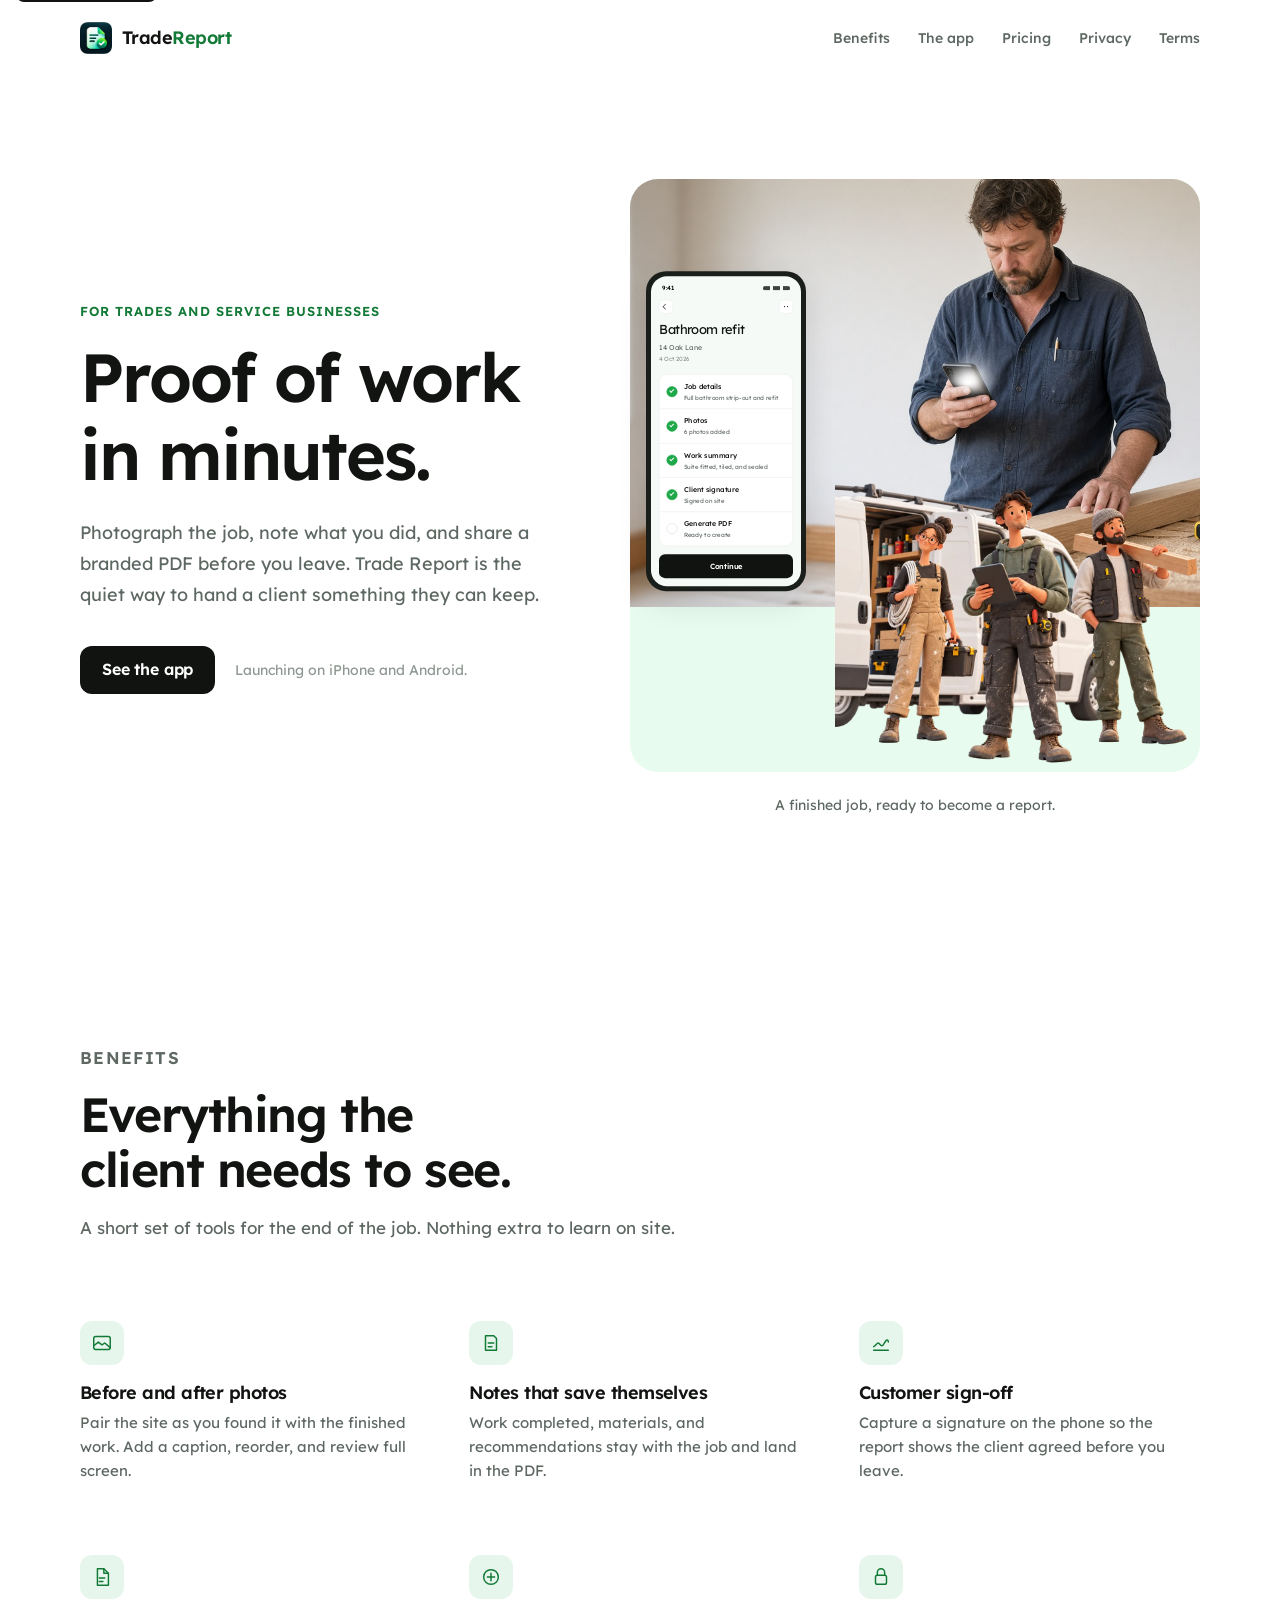
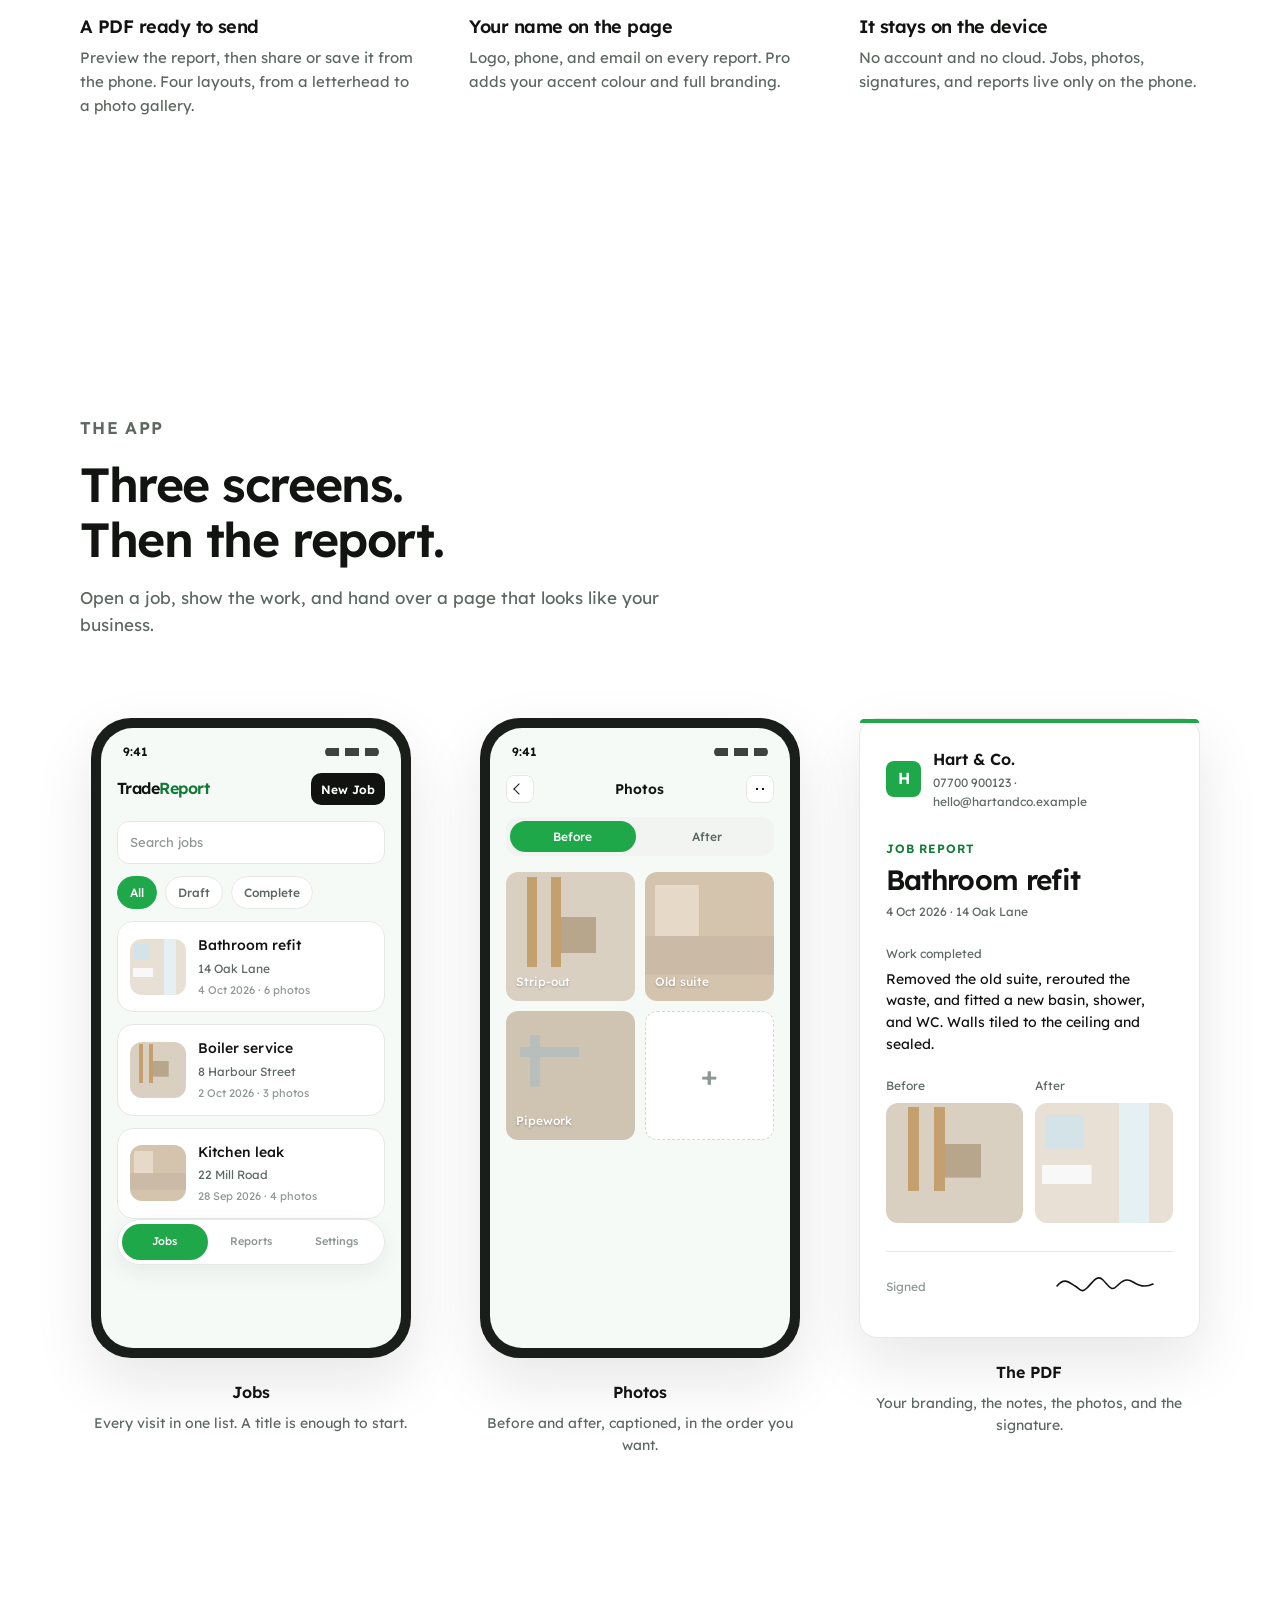
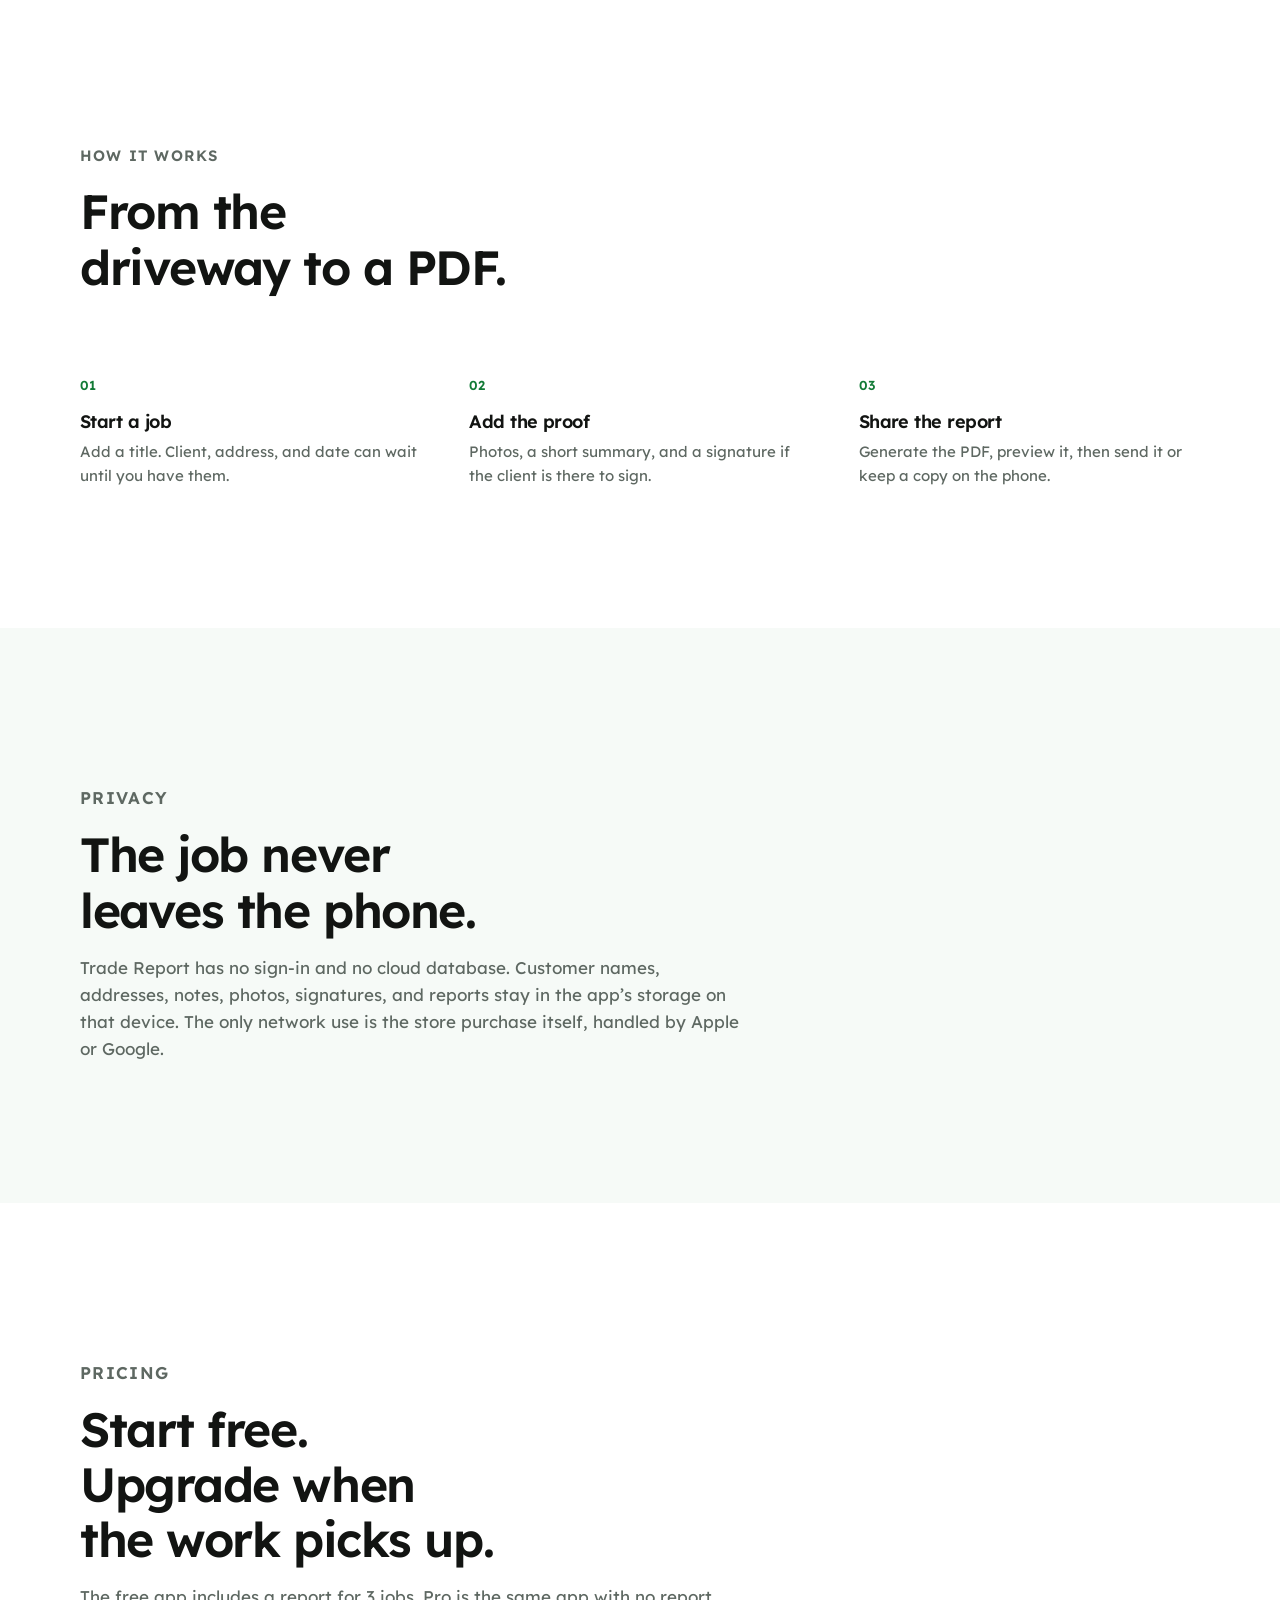
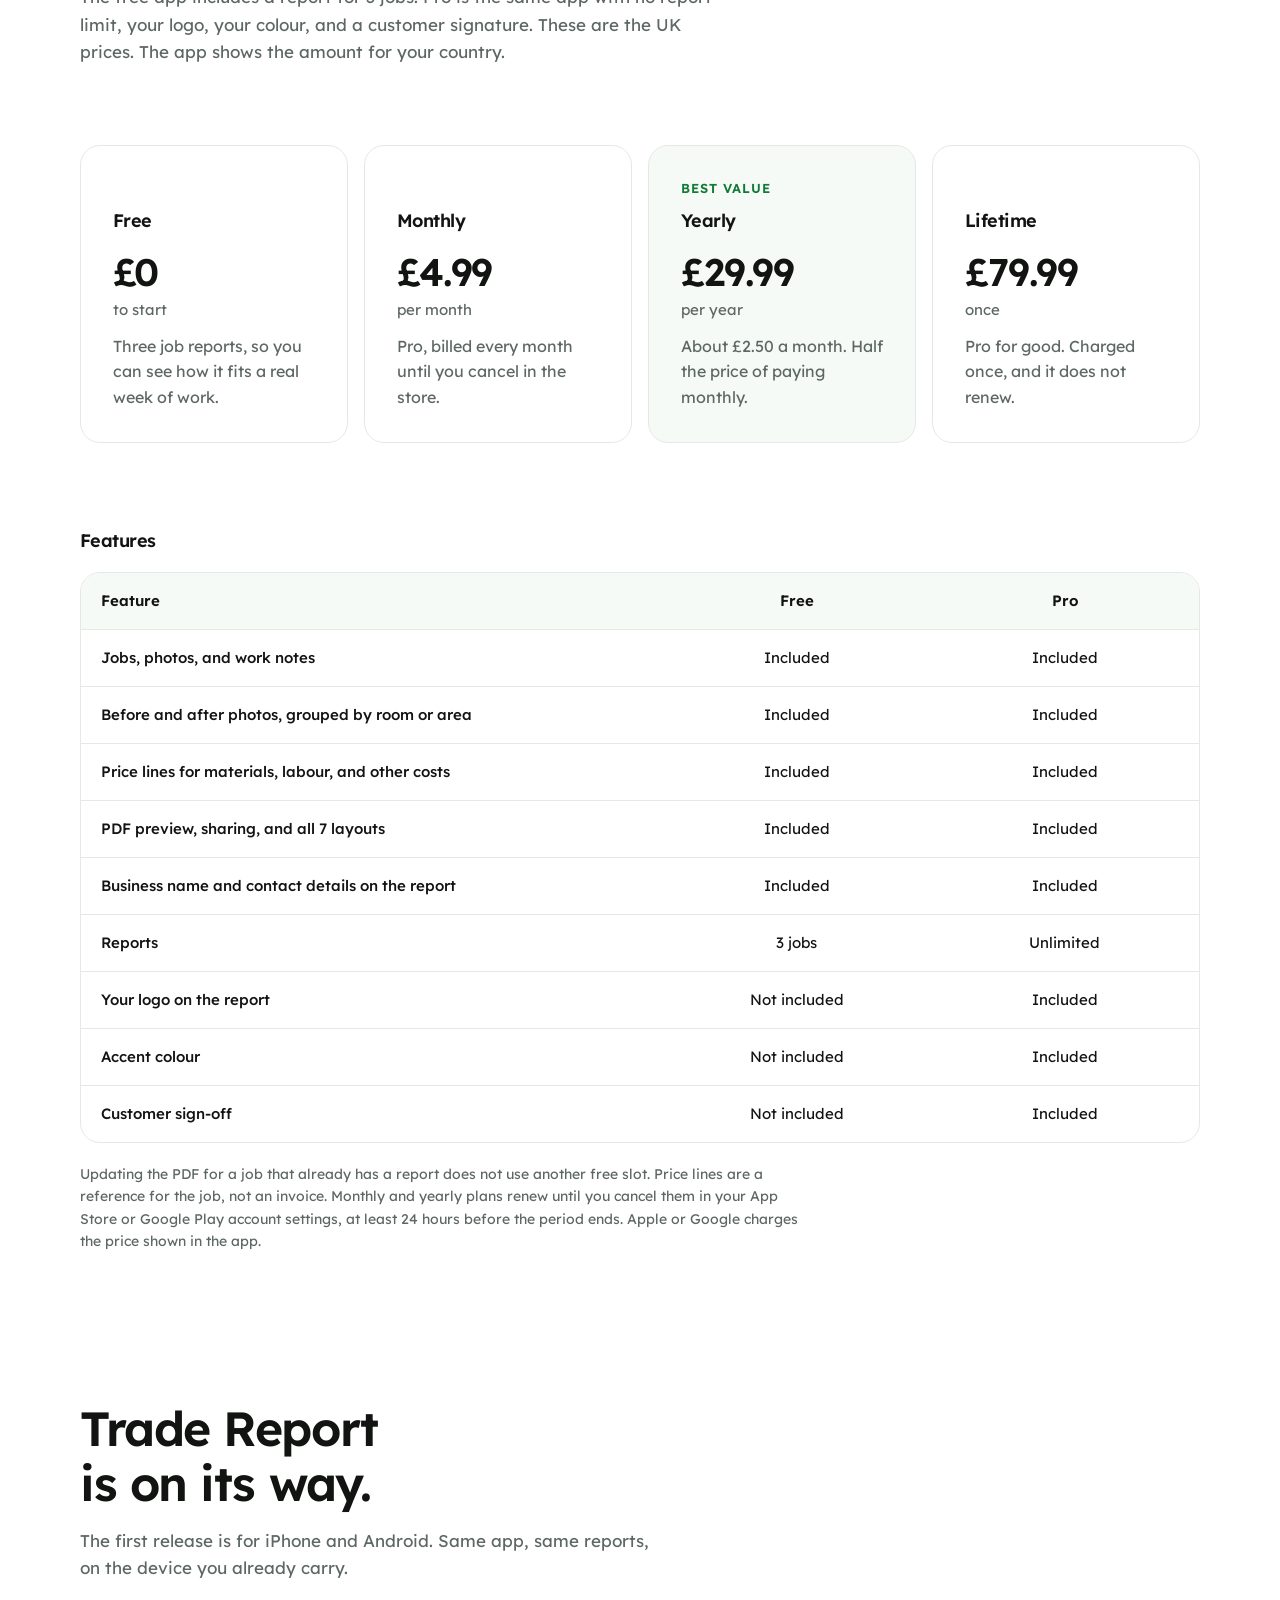
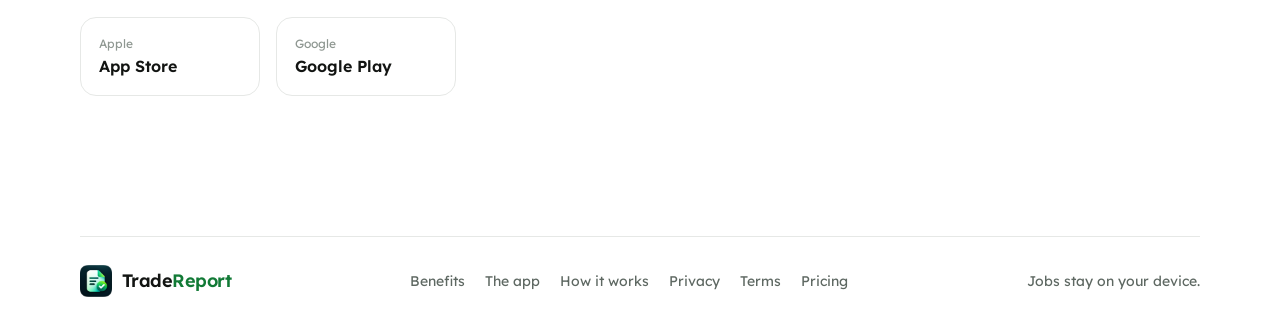
<file: index.html>
<!DOCTYPE html>
<html lang="en">
  <head>
    <meta charset="utf-8" />
    <meta name="viewport" content="width=device-width, initial-scale=1" />
    <title>Trade Report — Proof of work in minutes</title>
    <meta
      name="description"
      content="Trade Report turns before-and-after photos, work notes, and an optional customer signature into a branded PDF. Built for trades and small service businesses. Jobs stay on the device."
    />
    <meta name="theme-color" content="#ffffff" />
    <link rel="icon" href="favicon.png" type="image/png" />
    <link rel="preconnect" href="https://fonts.googleapis.com" />
    <link rel="preconnect" href="https://fonts.gstatic.com" crossorigin />
    <link
      href="https://fonts.googleapis.com/css2?family=Lexend:wght@400;500;600&display=swap"
      rel="stylesheet"
    />
    <link rel="stylesheet" href="styles.css" />
  </head>
  <body>
    <a class="skip" href="#main">Skip to content</a>

    <header class="nav">
      <div class="nav-inner">
        <a class="wordmark" href="#top" aria-label="Trade Report home">
          <img class="mark" src="images/mark.png" width="192" height="194" alt="" />
          <span class="wordmark-name">Trade<span>Report</span></span>
        </a>
        <nav class="nav-links" aria-label="Page">
          <a href="#benefits">Benefits</a>
          <a href="#app">The app</a>
          <a href="#pricing">Pricing</a>
          <a href="privacy.html">Privacy</a>
          <a href="terms.html">Terms</a>
        </nav>
      </div>
    </header>

    <main id="main">
      <section class="hero" id="top">
        <div class="hero-copy">
          <p class="eyebrow">For trades and service businesses</p>
          <h1>Proof of work in minutes.</h1>
          <p class="lede">
            Photograph the job, note what you did, and share a branded PDF before you leave.
            Trade Report is the quiet way to hand a client something they can keep.
          </p>
          <div class="hero-actions">
            <a class="btn" href="#app">See the app</a>
            <p class="hero-note">Launching on iPhone and Android.</p>
          </div>
        </div>

        <figure class="hero-visual">
          <div class="hero-stage">
            <div class="hero-photo-wrap">
            <img
              class="hero-photo"
              src="images/carpenter-on-site.jpg"
              width="1280"
              height="720"
              alt="A carpenter on a fit-out checks the job on his phone, one hand resting on a length of timber."
            />
            <div class="device" aria-hidden="true">
            <div class="device-screen">
              <div class="status">
                <span>9:41</span>
                <span class="status-icons"></span>
              </div>
              <div class="ui-pad ui-job">
                <div class="ui-topbar">
                  <span class="back"></span>
                  <span class="more"></span>
                </div>
                <p class="ui-title">Bathroom refit</p>
                <p class="ui-sub">14 Oak Lane</p>
                <p class="ui-meta">4 Oct 2026</p>

                <div class="ui-list">
                  <div class="ui-row">
                    <span class="check on"></span>
                    <span>
                      <strong>Job details</strong>
                      <em>Full bathroom strip-out and refit</em>
                    </span>
                  </div>
                  <div class="ui-row">
                    <span class="check on"></span>
                    <span>
                      <strong>Photos</strong>
                      <em>6 photos added</em>
                    </span>
                  </div>
                  <div class="ui-row">
                    <span class="check on"></span>
                    <span>
                      <strong>Work summary</strong>
                      <em>Suite fitted, tiled, and sealed</em>
                    </span>
                  </div>
                  <div class="ui-row">
                    <span class="check on"></span>
                    <span>
                      <strong>Client signature</strong>
                      <em>Signed on site</em>
                    </span>
                  </div>
                  <div class="ui-row last">
                    <span class="check"></span>
                    <span>
                      <strong>Generate PDF</strong>
                      <em>Ready to create</em>
                    </span>
                  </div>
                </div>
              </div>
              <div class="ui-cta-wrap">
                <div class="ui-cta">Continue</div>
              </div>
            </div>
            </div>
            </div>
            <img
              class="hero-crew"
              src="images/crew.webp"
              width="1100"
              height="874"
              alt="The splash-screen crew: an electrician with a coil of cable, a worker checking a tablet, and a carpenter carrying timber, beside their van."
            />
          </div>
          <figcaption>A finished job, ready to become a report.</figcaption>
        </figure>
      </section>

      <section class="section" id="benefits">
        <div class="section-intro">
          <p class="eyebrow">Benefits</p>
          <h2>Everything the client needs to see.</h2>
          <p>A short set of tools for the end of the job. Nothing extra to learn on site.</p>
        </div>

        <ul class="benefits">
          <li>
            <span class="benefit-icon" aria-hidden="true">
              <svg viewBox="0 0 24 24"><rect x="3" y="5" width="18" height="14" rx="2" /><path d="M3 15l5-4 4 3 3-2 6 5" /></svg>
            </span>
            <h3>Before and after photos</h3>
            <p>Pair the site as you found it with the finished work. Add a caption, reorder, and review full screen.</p>
          </li>
          <li>
            <span class="benefit-icon" aria-hidden="true">
              <svg viewBox="0 0 24 24"><path d="M6 4h9l3 3v13H6z" /><path d="M9 12h6M9 16h4" /></svg>
            </span>
            <h3>Notes that save themselves</h3>
            <p>Work completed, materials, and recommendations stay with the job and land in the PDF.</p>
          </li>
          <li>
            <span class="benefit-icon" aria-hidden="true">
              <svg viewBox="0 0 24 24"><path d="M4 16c2-1 3.5-4 5-4s2 3 4 3 3-5 5-6 2 2 2 2" /><path d="M4 20h16" /></svg>
            </span>
            <h3>Customer sign-off</h3>
            <p>Capture a signature on the phone so the report shows the client agreed before you leave.</p>
          </li>
          <li>
            <span class="benefit-icon" aria-hidden="true">
              <svg viewBox="0 0 24 24"><path d="M7 3h7l5 5v13H7z" /><path d="M14 3v5h5" /><path d="M9 13h6M9 17h4" /></svg>
            </span>
            <h3>A PDF ready to send</h3>
            <p>Preview the report, then share or save it from the phone. Four layouts, from a letterhead to a photo gallery.</p>
          </li>
          <li>
            <span class="benefit-icon" aria-hidden="true">
              <svg viewBox="0 0 24 24"><circle cx="12" cy="12" r="8" /><path d="M12 8v8M8 12h8" /></svg>
            </span>
            <h3>Your name on the page</h3>
            <p>Logo, phone, and email on every report. Pro adds your accent colour and full branding.</p>
          </li>
          <li>
            <span class="benefit-icon" aria-hidden="true">
              <svg viewBox="0 0 24 24"><rect x="6" y="10" width="12" height="10" rx="2" /><path d="M8 10V7a4 4 0 0 1 8 0v3" /></svg>
            </span>
            <h3>It stays on the device</h3>
            <p>No account and no cloud. Jobs, photos, signatures, and reports live only on the phone.</p>
          </li>
        </ul>
      </section>

      <section class="section gallery" id="app">
        <div class="section-intro">
          <p class="eyebrow">The app</p>
          <h2>Three screens. Then the report.</h2>
          <p>Open a job, show the work, and hand over a page that looks like your business.</p>
        </div>

        <div class="shots">
          <figure>
            <div class="device" aria-hidden="true">
              <div class="device-screen">
                <div class="status"><span>9:41</span><span class="status-icons"></span></div>
                <div class="ui-pad">
                  <div class="ui-brandrow">
                    <span class="mini-word">Trade<span>Report</span></span>
                    <span class="mini-btn">New Job</span>
                  </div>
                  <div class="search">Search jobs</div>
                  <div class="chips">
                    <span class="chip on">All</span>
                    <span class="chip">Draft</span>
                    <span class="chip">Complete</span>
                  </div>
                  <div class="job-card">
                    <span class="thumb after"></span>
                    <span>
                      <strong>Bathroom refit</strong>
                      <em>14 Oak Lane</em>
                      <small>4 Oct 2026 · 6 photos</small>
                    </span>
                  </div>
                  <div class="job-card">
                    <span class="thumb rough"></span>
                    <span>
                      <strong>Boiler service</strong>
                      <em>8 Harbour Street</em>
                      <small>2 Oct 2026 · 3 photos</small>
                    </span>
                  </div>
                  <div class="job-card">
                    <span class="thumb tile"></span>
                    <span>
                      <strong>Kitchen leak</strong>
                      <em>22 Mill Road</em>
                      <small>28 Sep 2026 · 4 photos</small>
                    </span>
                  </div>
                </div>
                <div class="tabbar">
                  <div class="pill">
                    <span class="tab on">Jobs</span>
                    <span class="tab">Reports</span>
                    <span class="tab">Settings</span>
                  </div>
                </div>
              </div>
            </div>
            <figcaption>
              <strong>Jobs</strong>
              <span>Every visit in one list. A title is enough to start.</span>
            </figcaption>
          </figure>

          <figure>
            <div class="device" aria-hidden="true">
              <div class="device-screen">
                <div class="status"><span>9:41</span><span class="status-icons"></span></div>
                <div class="ui-pad">
                  <div class="ui-topbar">
                    <span class="back"></span>
                    <span class="screen-label">Photos</span>
                    <span class="more"></span>
                  </div>
                  <div class="segments">
                    <span class="seg on">Before</span>
                    <span class="seg">After</span>
                  </div>
                  <div class="photo-grid">
                    <div class="frame rough"><span>Strip-out</span></div>
                    <div class="frame rough alt"><span>Old suite</span></div>
                    <div class="frame rough deep"><span>Pipework</span></div>
                    <div class="frame add">+</div>
                  </div>
                </div>
              </div>
            </div>
            <figcaption>
              <strong>Photos</strong>
              <span>Before and after, captioned, in the order you want.</span>
            </figcaption>
          </figure>

          <figure class="paper-figure">
            <div class="paper" aria-hidden="true">
              <div class="paper-rule"></div>
              <div class="paper-head">
                <span class="paper-logo">H</span>
                <div>
                  <p class="paper-business">Hart &amp; Co.</p>
                  <p class="paper-contact">07700 900123 · hello@hartandco.example</p>
                </div>
              </div>
              <p class="paper-kicker">Job report</p>
              <h3 class="paper-title">Bathroom refit</h3>
              <p class="paper-meta">4 Oct 2026 · 14 Oak Lane</p>
              <div class="paper-block">
                <p class="paper-label">Work completed</p>
                <p>Removed the old suite, rerouted the waste, and fitted a new basin, shower, and WC. Walls tiled to the ceiling and sealed.</p>
              </div>
              <div class="compare">
                <div>
                  <p class="paper-label">Before</p>
                  <div class="frame rough small"></div>
                </div>
                <div>
                  <p class="paper-label">After</p>
                  <div class="frame after small"></div>
                </div>
              </div>
              <div class="signoff">
                <span>Signed</span>
                <svg viewBox="0 0 120 28" aria-hidden="true">
                  <path d="M4 18c8-10 14-2 18 0s6 8 12 2 10-14 16-8 8 12 14 6 10-8 16-4 12 6 20 2" />
                </svg>
              </div>
            </div>
            <figcaption>
              <strong>The PDF</strong>
              <span>Your branding, the notes, the photos, and the signature.</span>
            </figcaption>
          </figure>
        </div>
      </section>

      <section class="section steps" id="how">
        <div class="section-intro">
          <p class="eyebrow">How it works</p>
          <h2>From the driveway to a PDF.</h2>
        </div>
        <ol>
          <li>
            <span>01</span>
            <h3>Start a job</h3>
            <p>Add a title. Client, address, and date can wait until you have them.</p>
          </li>
          <li>
            <span>02</span>
            <h3>Add the proof</h3>
            <p>Photos, a short summary, and a signature if the client is there to sign.</p>
          </li>
          <li>
            <span>03</span>
            <h3>Share the report</h3>
            <p>Generate the PDF, preview it, then send it or keep a copy on the phone.</p>
          </li>
        </ol>
      </section>

      <section class="privacy" id="privacy">
        <div class="privacy-inner">
          <p class="eyebrow">Privacy</p>
          <h2>The job never leaves the phone.</h2>
          <p>
            Trade Report has no sign-in and no cloud database. Customer names, addresses, notes,
            photos, signatures, and reports stay in the app’s storage on that device. The only
            network use is the store purchase itself, handled by Apple or Google.
          </p>
        </div>
      </section>

      <section class="section" id="pricing">
        <div class="section-intro">
          <p class="eyebrow">Pricing</p>
          <h2>Start free. Upgrade when the work picks up.</h2>
          <p>
            The free app includes a report for 3 jobs. Pro is the same app with no report limit, your logo,
            your colour, and a customer signature. These are the UK prices. The app shows the amount for your country.
          </p>
        </div>

        <div class="price-grid">
          <article>
            <p class="plan-tag is-empty" aria-hidden="true">Best value</p>
            <h3>Free</h3>
            <p class="price"><span>£0</span> to start</p>
            <p class="plan-lead">Three job reports, so you can see how it fits a real week of work.</p>
          </article>
          <article>
            <p class="plan-tag is-empty" aria-hidden="true">Best value</p>
            <h3>Monthly</h3>
            <p class="price"><span>£4.99</span> per month</p>
            <p class="plan-lead">Pro, billed every month until you cancel in the store.</p>
          </article>
          <article class="plan-pro">
            <p class="plan-tag">Best value</p>
            <h3>Yearly</h3>
            <p class="price"><span>£29.99</span> per year</p>
            <p class="plan-lead">About £2.50 a month. Half the price of paying monthly.</p>
          </article>
          <article>
            <p class="plan-tag is-empty" aria-hidden="true">Best value</p>
            <h3>Lifetime</h3>
            <p class="price"><span>£79.99</span> once</p>
            <p class="plan-lead">Pro for good. Charged once, and it does not renew.</p>
          </article>
        </div>

        <div class="compare-block">
          <h3>Features</h3>
          <div class="feature-table-wrap">
            <table class="feature-table">
              <caption class="sr-only">
                What Free includes, and what Pro adds. Monthly, yearly, and lifetime all include Pro.
              </caption>
              <thead>
                <tr>
                  <th scope="col">Feature</th>
                  <th scope="col">Free</th>
                  <th scope="col">Pro</th>
                </tr>
              </thead>
              <tbody>
                <tr>
                  <th scope="row">Jobs, photos, and work notes</th>
                  <td>Included</td>
                  <td>Included</td>
                </tr>
                <tr>
                  <th scope="row">Before and after photos, grouped by room or area</th>
                  <td>Included</td>
                  <td>Included</td>
                </tr>
                <tr>
                  <th scope="row">Price lines for materials, labour, and other costs</th>
                  <td>Included</td>
                  <td>Included</td>
                </tr>
                <tr>
                  <th scope="row">PDF preview, sharing, and all 7 layouts</th>
                  <td>Included</td>
                  <td>Included</td>
                </tr>
                <tr>
                  <th scope="row">Business name and contact details on the report</th>
                  <td>Included</td>
                  <td>Included</td>
                </tr>
                <tr>
                  <th scope="row">Reports</th>
                  <td>3 jobs</td>
                  <td>Unlimited</td>
                </tr>
                <tr>
                  <th scope="row">Your logo on the report</th>
                  <td>Not included</td>
                  <td>Included</td>
                </tr>
                <tr>
                  <th scope="row">Accent colour</th>
                  <td>Not included</td>
                  <td>Included</td>
                </tr>
                <tr>
                  <th scope="row">Customer sign-off</th>
                  <td>Not included</td>
                  <td>Included</td>
                </tr>
              </tbody>
            </table>
          </div>
          <p class="price-note">
            Updating the PDF for a job that already has a report does not use another free slot. Price lines are a
            reference for the job, not an invoice. Monthly and yearly plans renew until you cancel them in your App
            Store or Google Play account settings, at least 24 hours before the period ends. Apple or Google charges
            the price shown in the app.
          </p>
        </div>
      </section>

      <section class="launch" id="download">
        <div class="launch-inner">
          <h2>Trade Report is on its way.</h2>
          <p>The first release is for iPhone and Android. Same app, same reports, on the device you already carry.</p>
          <div class="stores">
            <div>
              <span>Apple</span>
              <strong>App Store</strong>
            </div>
            <div>
              <span>Google</span>
              <strong>Google Play</strong>
            </div>
          </div>
        </div>
      </section>
    </main>

    <footer class="footer">
      <a class="wordmark" href="#top" aria-label="Trade Report home">
        <img class="mark" src="images/mark.png" width="192" height="194" alt="" />
        <span class="wordmark-name">Trade<span>Report</span></span>
      </a>
      <nav class="footer-links" aria-label="Page">
        <a href="#benefits">Benefits</a>
        <a href="#app">The app</a>
        <a href="#how">How it works</a>
        <a href="privacy.html">Privacy</a>
        <a href="terms.html">Terms</a>
        <a href="#pricing">Pricing</a>
      </nav>
      <p>Jobs stay on your device.</p>
    </footer>
  </body>
</html>
</file>
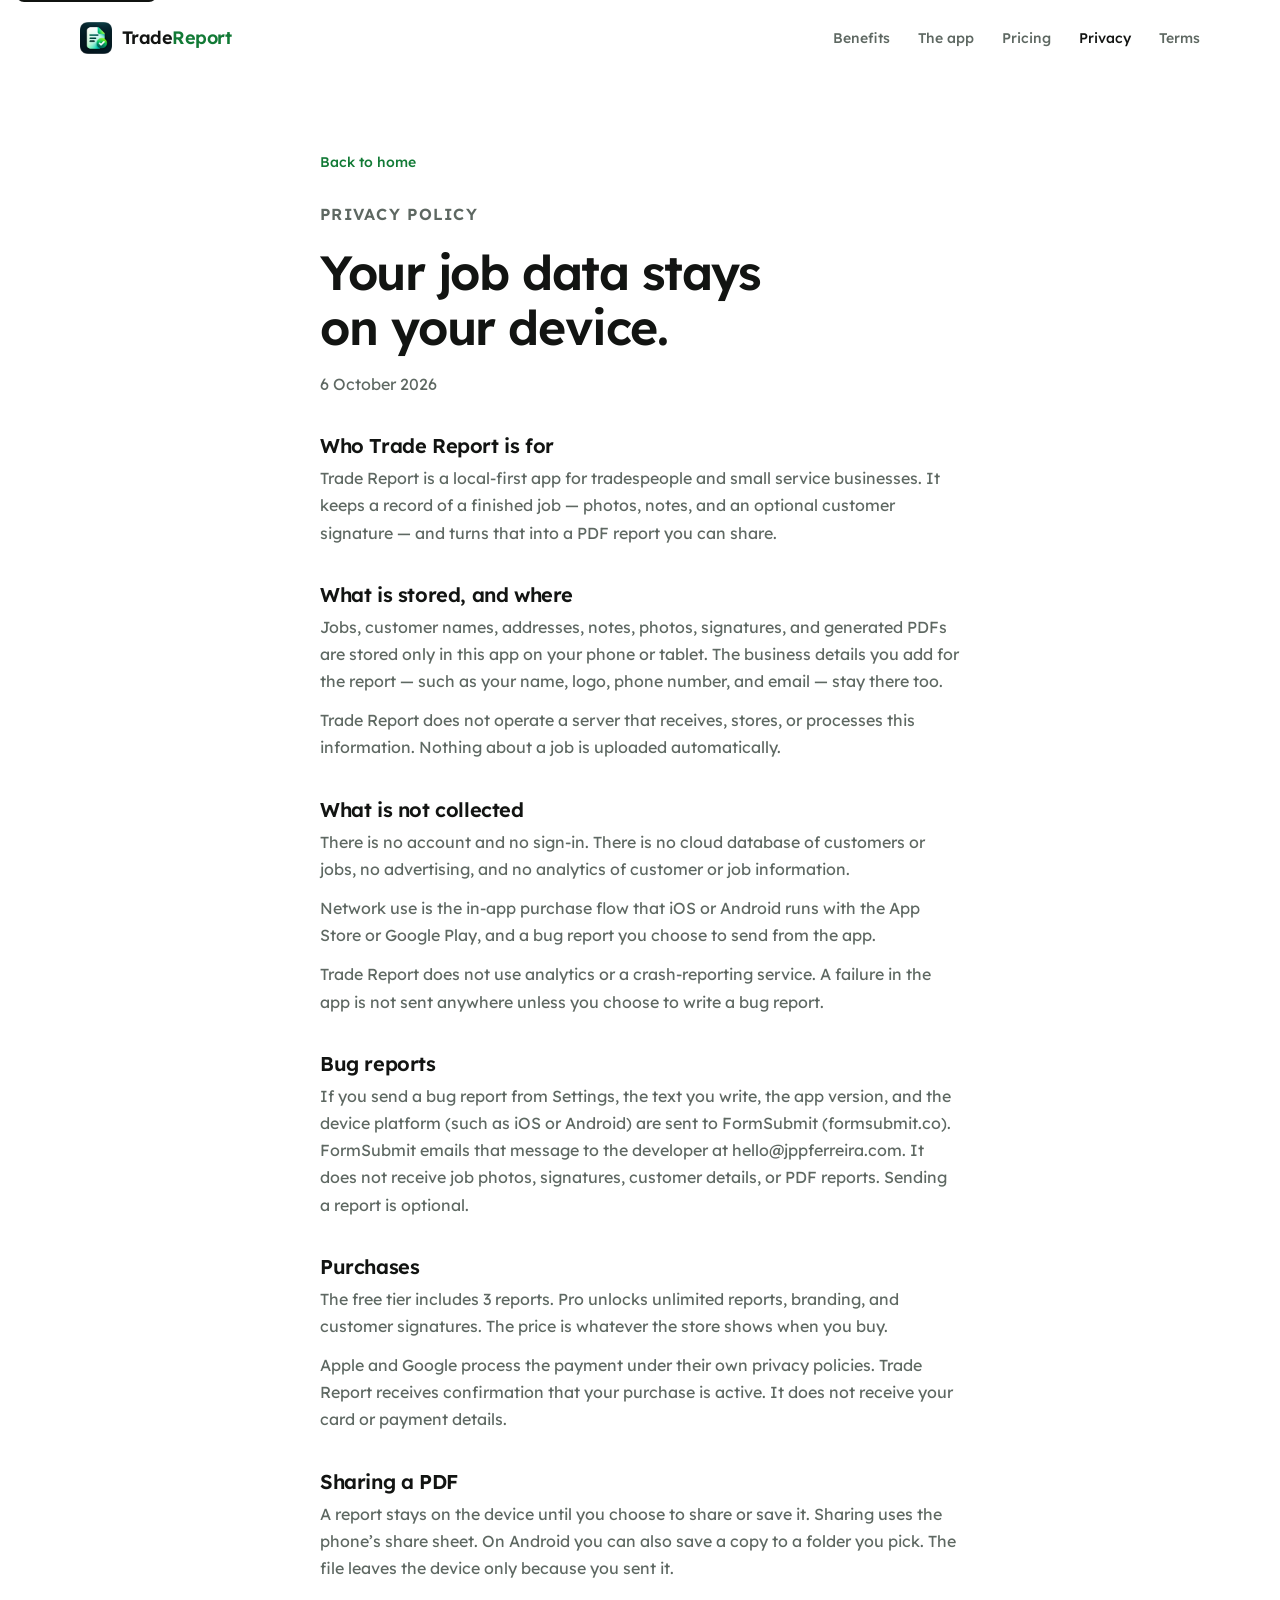
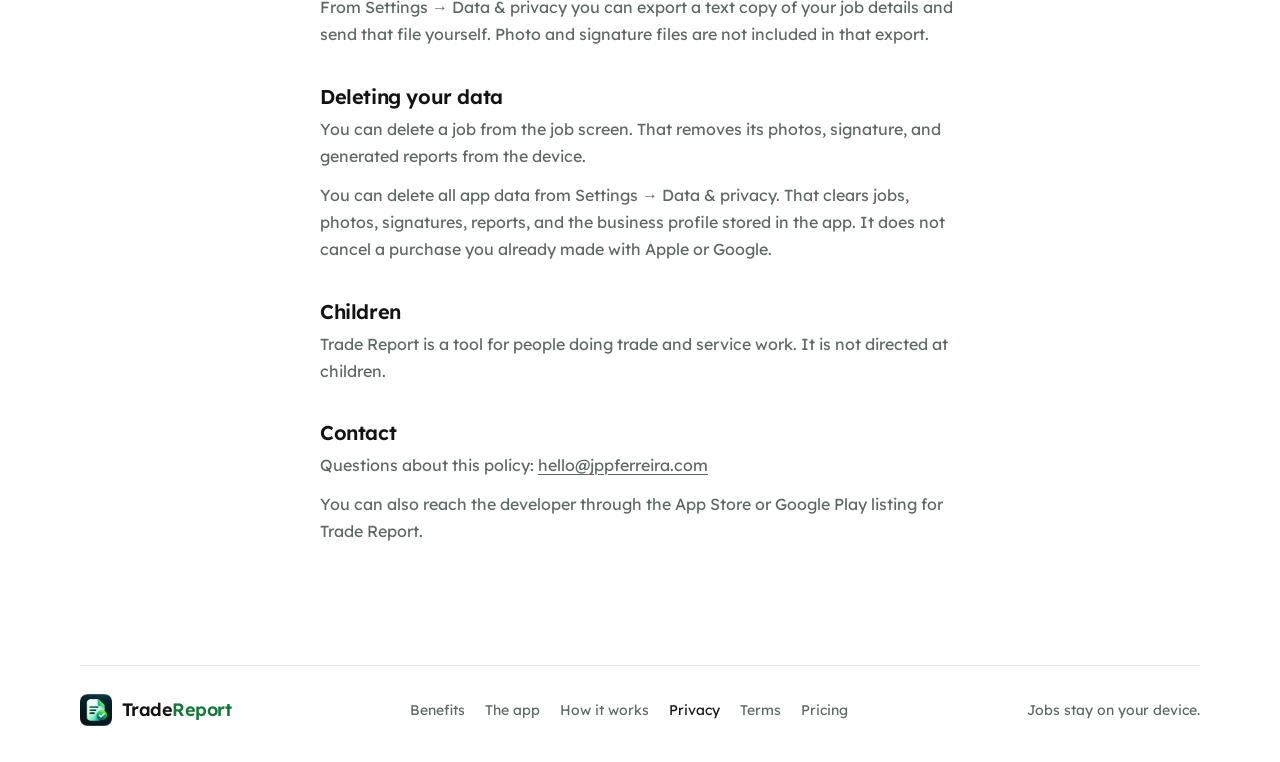
<file: privacy.html>
<!DOCTYPE html>
<html lang="en">
  <head>
    <meta charset="utf-8" />
    <meta name="viewport" content="width=device-width, initial-scale=1" />
    <title>Privacy policy — Trade Report</title>
    <meta
      name="description"
      content="Trade Report stores jobs, photos, signatures, and PDF reports on your device. No account, no cloud database, and no automatic upload."
    />
    <meta name="theme-color" content="#ffffff" />
    <link rel="icon" href="favicon.png" type="image/png" />
    <link rel="preconnect" href="https://fonts.googleapis.com" />
    <link rel="preconnect" href="https://fonts.gstatic.com" crossorigin />
    <link
      href="https://fonts.googleapis.com/css2?family=Lexend:wght@400;500;600&display=swap"
      rel="stylesheet"
    />
    <link rel="stylesheet" href="styles.css" />
  </head>
  <body>
    <a class="skip" href="#policy">Skip to content</a>

    <header class="nav">
      <div class="nav-inner">
        <a class="wordmark" href="index.html" aria-label="Trade Report home">
          <img class="mark" src="images/mark.png" width="192" height="194" alt="" />
          <span class="wordmark-name">Trade<span>Report</span></span>
        </a>
        <nav class="nav-links" aria-label="Page">
          <a href="index.html#benefits">Benefits</a>
          <a href="index.html#app">The app</a>
          <a href="index.html#pricing">Pricing</a>
          <a href="privacy.html" aria-current="page">Privacy</a>
          <a href="terms.html">Terms</a>
        </nav>
      </div>
    </header>

    <main id="policy" class="policy">
      <article class="policy-inner">
        <a class="policy-back" href="index.html">Back to home</a>
        <p class="eyebrow">Privacy policy</p>
        <h1>Your job data stays on your device.</h1>
        <p class="policy-date">6 October 2026</p>

        <section>
          <h2>Who Trade Report is for</h2>
          <p>
            Trade Report is a local-first app for tradespeople and small service businesses. It keeps a
            record of a finished job — photos, notes, and an optional customer signature — and turns
            that into a PDF report you can share.
          </p>
        </section>

        <section>
          <h2>What is stored, and where</h2>
          <p>
            Jobs, customer names, addresses, notes, photos, signatures, and generated PDFs are stored
            only in this app on your phone or tablet. The business details you add for the report —
            such as your name, logo, phone number, and email — stay there too.
          </p>
          <p>
            Trade Report does not operate a server that receives, stores, or processes this information.
            Nothing about a job is uploaded automatically.
          </p>
        </section>

        <section>
          <h2>What is not collected</h2>
          <p>
            There is no account and no sign-in. There is no cloud database of customers or jobs, no
            advertising, and no analytics of customer or job information.
          </p>
          <p>
            Network use is the in-app purchase flow that iOS or Android runs with the App Store or
            Google Play, and a bug report you choose to send from the app.
          </p>
          <p>
            Trade Report does not use analytics or a crash-reporting service. A failure in the app is
            not sent anywhere unless you choose to write a bug report.
          </p>
        </section>

        <section>
          <h2>Bug reports</h2>
          <p>
            If you send a bug report from Settings, the text you write, the app version, and the device
            platform (such as iOS or Android) are sent to FormSubmit (formsubmit.co). FormSubmit emails
            that message to the developer at hello@jppferreira.com. It does not receive job photos,
            signatures, customer details, or PDF reports. Sending a report is optional.
          </p>
        </section>

        <section>
          <h2>Purchases</h2>
          <p>
            The free tier includes 3 reports. Pro unlocks unlimited reports, branding, and customer
            signatures. The price is whatever the store shows when you buy.
          </p>
          <p>
            Apple and Google process the payment under their own privacy policies. Trade Report receives
            confirmation that your purchase is active. It does not receive your card or payment details.
          </p>
        </section>

        <section>
          <h2>Sharing a PDF</h2>
          <p>
            A report stays on the device until you choose to share or save it. Sharing uses the phone’s
            share sheet. On Android you can also save a copy to a folder you pick. The file leaves the
            device only because you sent it.
          </p>
          <p>
            From Settings → Data &amp; privacy you can export a text copy of your job details and send
            that file yourself. Photo and signature files are not included in that export.
          </p>
        </section>

        <section>
          <h2>Deleting your data</h2>
          <p>
            You can delete a job from the job screen. That removes its photos, signature, and generated
            reports from the device.
          </p>
          <p>
            You can delete all app data from Settings → Data &amp; privacy. That clears jobs, photos,
            signatures, reports, and the business profile stored in the app. It does not cancel a
            purchase you already made with Apple or Google.
          </p>
        </section>

        <section>
          <h2>Children</h2>
          <p>
            Trade Report is a tool for people doing trade and service work. It is not directed at children.
          </p>
        </section>

        <section>
          <h2>Contact</h2>
          <p>
            Questions about this policy: <a href="mailto:hello@jppferreira.com">hello@jppferreira.com</a>
          </p>
          <p>
            You can also reach the developer through the App Store or Google Play listing for Trade Report.
          </p>
        </section>
      </article>
    </main>

    <footer class="footer">
      <a class="wordmark" href="index.html" aria-label="Trade Report home">
        <img class="mark" src="images/mark.png" width="192" height="194" alt="" />
        <span class="wordmark-name">Trade<span>Report</span></span>
      </a>
      <nav class="footer-links" aria-label="Page">
        <a href="index.html#benefits">Benefits</a>
        <a href="index.html#app">The app</a>
        <a href="index.html#how">How it works</a>
        <a href="privacy.html" aria-current="page">Privacy</a>
        <a href="terms.html">Terms</a>
        <a href="index.html#pricing">Pricing</a>
      </nav>
      <p>Jobs stay on your device.</p>
    </footer>
  </body>
</html>
</file>
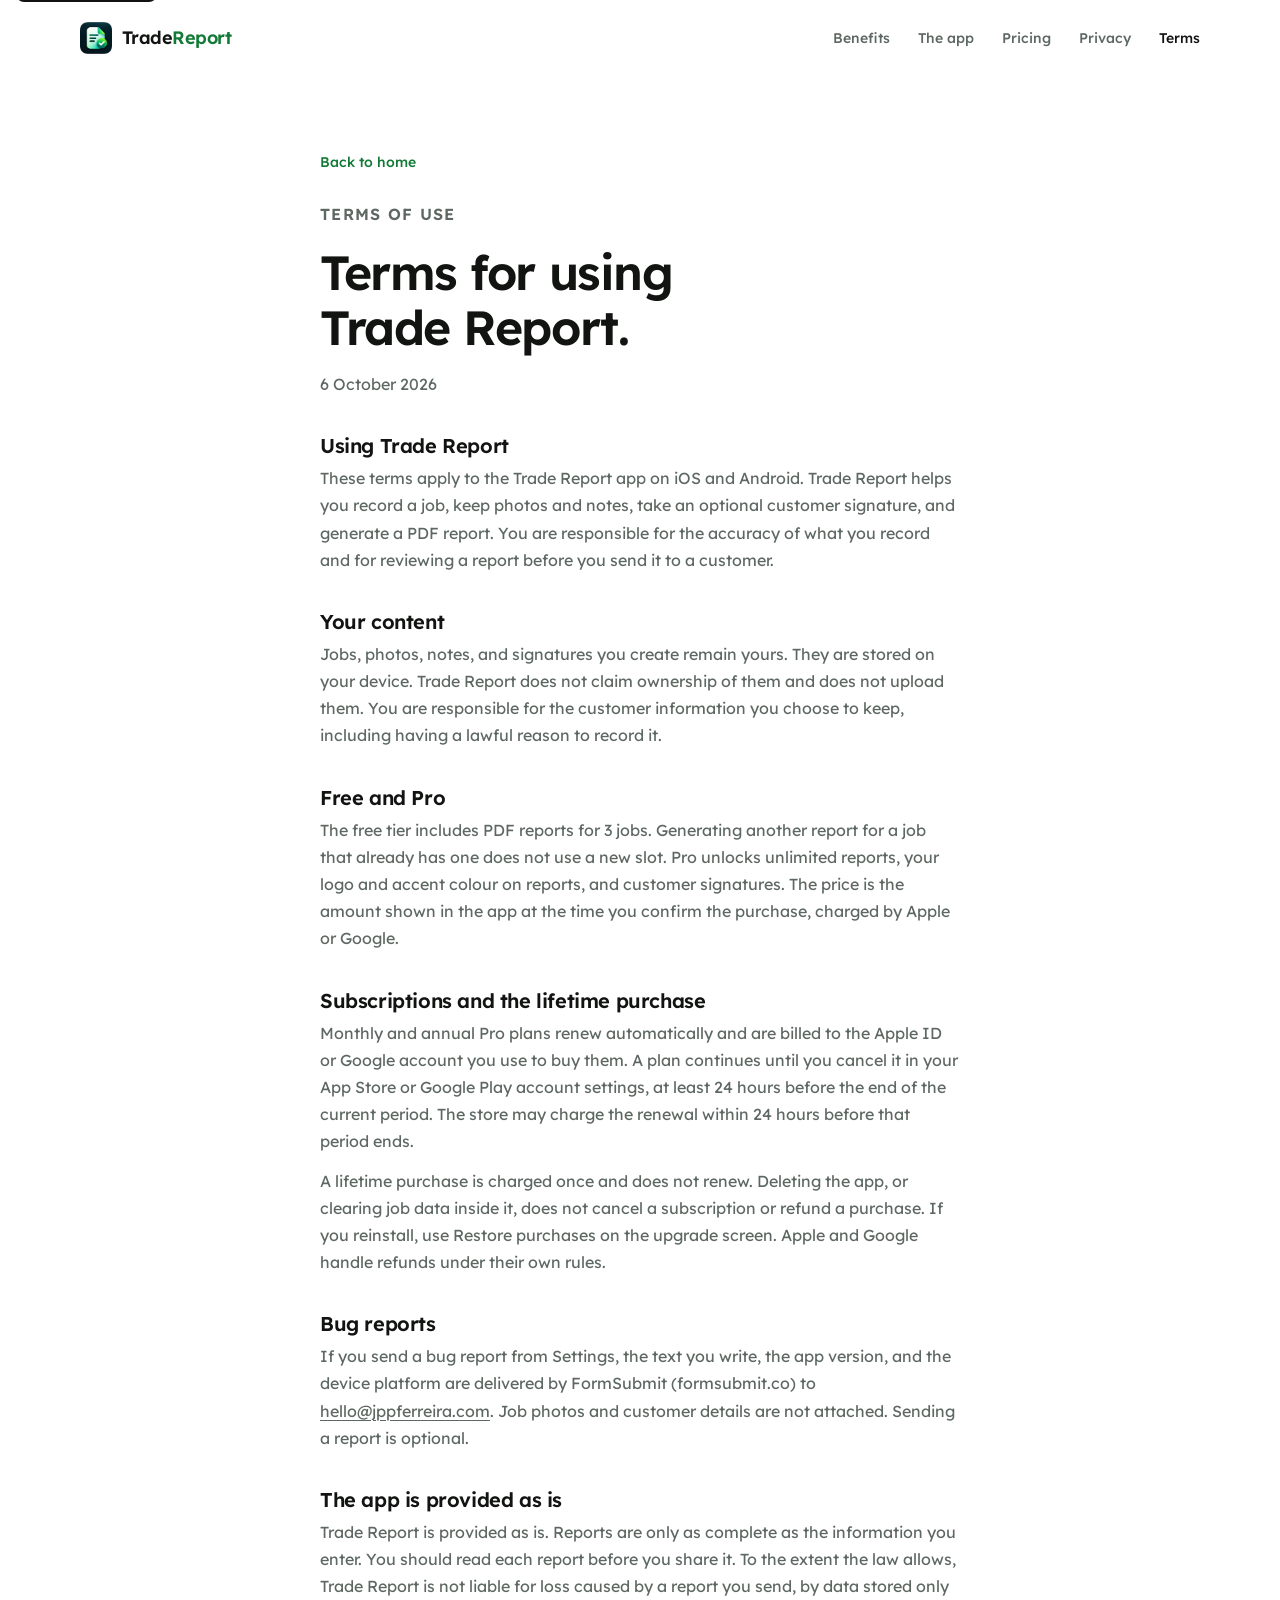
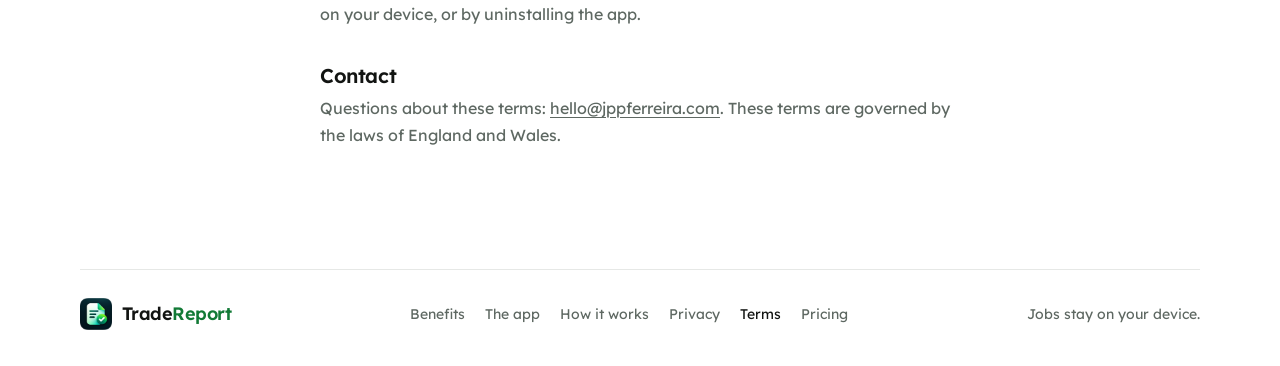
<file: terms.html>
<!DOCTYPE html>
<html lang="en">
  <head>
    <meta charset="utf-8" />
    <meta name="viewport" content="width=device-width, initial-scale=1" />
    <title>Terms of use — Trade Report</title>
    <meta
      name="description"
      content="Terms of use for Trade Report. Job data stays on your device. Pro is billed by Apple or Google."
    />
    <meta name="theme-color" content="#ffffff" />
    <link rel="icon" href="favicon.png" type="image/png" />
    <link rel="preconnect" href="https://fonts.googleapis.com" />
    <link rel="preconnect" href="https://fonts.gstatic.com" crossorigin />
    <link
      href="https://fonts.googleapis.com/css2?family=Lexend:wght@400;500;600&display=swap"
      rel="stylesheet"
    />
    <link rel="stylesheet" href="styles.css" />
  </head>
  <body>
    <a class="skip" href="#terms">Skip to content</a>

    <header class="nav">
      <div class="nav-inner">
        <a class="wordmark" href="index.html" aria-label="Trade Report home">
          <img class="mark" src="images/mark.png" width="192" height="194" alt="" />
          <span class="wordmark-name">Trade<span>Report</span></span>
        </a>
        <nav class="nav-links" aria-label="Page">
          <a href="index.html#benefits">Benefits</a>
          <a href="index.html#app">The app</a>
          <a href="index.html#pricing">Pricing</a>
          <a href="privacy.html">Privacy</a>
          <a href="terms.html" aria-current="page">Terms</a>
        </nav>
      </div>
    </header>

    <main id="terms" class="policy">
      <article class="policy-inner">
        <a class="policy-back" href="index.html">Back to home</a>
        <p class="eyebrow">Terms of use</p>
        <h1>Terms for using Trade Report.</h1>
        <p class="policy-date">6 October 2026</p>

        <section>
          <h2>Using Trade Report</h2>
          <p>
            These terms apply to the Trade Report app on iOS and Android. Trade Report helps you record a
            job, keep photos and notes, take an optional customer signature, and generate a PDF report. You
            are responsible for the accuracy of what you record and for reviewing a report before you send it
            to a customer.
          </p>
        </section>

        <section>
          <h2>Your content</h2>
          <p>
            Jobs, photos, notes, and signatures you create remain yours. They are stored on your device.
            Trade Report does not claim ownership of them and does not upload them. You are responsible for
            the customer information you choose to keep, including having a lawful reason to record it.
          </p>
        </section>

        <section>
          <h2>Free and Pro</h2>
          <p>
            The free tier includes PDF reports for 3 jobs. Generating another report for a job that already
            has one does not use a new slot. Pro unlocks unlimited reports, your logo and accent colour on
            reports, and customer signatures. The price is the amount shown in the app at the time you
            confirm the purchase, charged by Apple or Google.
          </p>
        </section>

        <section>
          <h2>Subscriptions and the lifetime purchase</h2>
          <p>
            Monthly and annual Pro plans renew automatically and are billed to the Apple ID or Google account
            you use to buy them. A plan continues until you cancel it in your App Store or Google Play account
            settings, at least 24 hours before the end of the current period. The store may charge the renewal
            within 24 hours before that period ends.
          </p>
          <p>
            A lifetime purchase is charged once and does not renew. Deleting the app, or clearing job data
            inside it, does not cancel a subscription or refund a purchase. If you reinstall, use Restore
            purchases on the upgrade screen. Apple and Google handle refunds under their own rules.
          </p>
        </section>

        <section>
          <h2>Bug reports</h2>
          <p>
            If you send a bug report from Settings, the text you write, the app version, and the device
            platform are delivered by FormSubmit (formsubmit.co) to
            <a href="mailto:hello@jppferreira.com">hello@jppferreira.com</a>. Job photos and customer details
            are not attached. Sending a report is optional.
          </p>
        </section>

        <section>
          <h2>The app is provided as is</h2>
          <p>
            Trade Report is provided as is. Reports are only as complete as the information you enter. You
            should read each report before you share it. To the extent the law allows, Trade Report is not
            liable for loss caused by a report you send, by data stored only on your device, or by
            uninstalling the app.
          </p>
        </section>

        <section>
          <h2>Contact</h2>
          <p>
            Questions about these terms:
            <a href="mailto:hello@jppferreira.com">hello@jppferreira.com</a>. These terms are governed by the
            laws of England and Wales.
          </p>
        </section>
      </article>
    </main>

    <footer class="footer">
      <a class="wordmark" href="index.html" aria-label="Trade Report home">
        <img class="mark" src="images/mark.png" width="192" height="194" alt="" />
        <span class="wordmark-name">Trade<span>Report</span></span>
      </a>
      <nav class="footer-links" aria-label="Page">
        <a href="index.html#benefits">Benefits</a>
        <a href="index.html#app">The app</a>
        <a href="index.html#how">How it works</a>
        <a href="privacy.html">Privacy</a>
        <a href="terms.html" aria-current="page">Terms</a>
        <a href="index.html#pricing">Pricing</a>
      </nav>
      <p>Jobs stay on your device.</p>
    </footer>
  </body>
</html>
</file>
<file: styles.css>
:root {
  --ink: #121412;
  --muted: #5e6862;
  --faint: #8e9791;
  --line: #e6e8e6;
  --line-strong: #d5d8d5;
  --paper: #ffffff;
  --wash: #f6faf7;
  --sunken: #f2f4f2;
  --accent: #1fa84a;
  --accent-deep: #127a36;
  --accent-soft: #e7f6ec;
  --dark: #101310;
  --shadow: 0 24px 60px rgba(16, 19, 16, 0.1);
  --content: 1120px;
  --gutter: clamp(20px, 4vw, 40px);
  --font: "Lexend", "Avenir Next", "Segoe UI", sans-serif;
}

*,
*::before,
*::after {
  box-sizing: border-box;
}

html {
  scroll-behavior: smooth;
}

body {
  margin: 0;
  color: var(--ink);
  background: var(--paper);
  font-family: var(--font);
  font-size: 16px;
  line-height: 1.6;
  font-weight: 400;
}

img,
svg {
  display: block;
  max-width: 100%;
}

a {
  color: inherit;
  text-decoration-thickness: 1px;
  text-underline-offset: 3px;
}

h1,
h2,
h3,
p {
  margin: 0;
}

h1,
h2,
h3 {
  font-weight: 600;
  letter-spacing: -0.03em;
  line-height: 1.15;
  text-wrap: balance;
}

.skip {
  position: absolute;
  left: 16px;
  top: -40px;
  background: var(--dark);
  color: #fff;
  padding: 8px 12px;
  border-radius: 8px;
  z-index: 20;
}

.skip:focus {
  top: 12px;
}

.nav {
  position: sticky;
  top: 0;
  z-index: 10;
  background: rgba(255, 255, 255, 0.92);
  backdrop-filter: blur(16px);
  border-bottom: 1px solid transparent;
}

.nav-inner,
.hero,
.section,
.privacy-inner,
.launch-inner,
.footer {
  width: min(var(--content), calc(100% - var(--gutter) * 2));
  margin-inline: auto;
}

.nav-inner {
  display: flex;
  align-items: center;
  justify-content: space-between;
  min-height: 76px;
  gap: 24px;
}

.wordmark {
  display: inline-flex;
  align-items: center;
  gap: 10px;
  text-decoration: none;
  color: var(--ink);
}

.mark {
  width: 32px;
  height: 32px;
  flex: none;
  object-fit: contain;
}

.wordmark-name {
  font-size: 18px;
  font-weight: 600;
  letter-spacing: -0.03em;
}

.wordmark-name span,
.mini-word span {
  color: var(--accent-deep);
}

.nav-links {
  display: flex;
  gap: 28px;
}

.nav-links a {
  color: var(--muted);
  text-decoration: none;
  font-size: 14px;
  font-weight: 500;
}

.nav-links a:hover {
  color: var(--ink);
}

.hero {
  display: grid;
  grid-template-columns: minmax(0, 0.92fr) minmax(300px, 1.08fr);
  gap: clamp(36px, 5vw, 72px);
  align-items: center;
  min-width: 0;
  padding: clamp(56px, 8vw, 104px) 0 clamp(40px, 6vw, 72px);
}

.eyebrow {
  margin-bottom: 16px;
  color: var(--accent-deep);
  font-size: 13px;
  font-weight: 600;
  letter-spacing: 0.08em;
  text-transform: uppercase;
}

.hero h1 {
  font-size: clamp(44px, 5.4vw, 68px);
  max-width: 11ch;
}

.lede,
.section-intro p,
.privacy p,
.launch p,
.plan-lead {
  color: var(--muted);
}

.lede {
  max-width: min(38rem, 100%);
  margin-top: 24px;
  font-size: 18px;
  line-height: 1.7;
}

.hero-actions {
  display: flex;
  align-items: center;
  gap: 20px;
  margin-top: 36px;
  flex-wrap: wrap;
}

.btn {
  display: inline-flex;
  align-items: center;
  justify-content: center;
  min-height: 48px;
  padding: 0 22px;
  border-radius: 12px;
  background: var(--dark);
  color: #fff;
  text-decoration: none;
  font-weight: 600;
  letter-spacing: -0.01em;
}

.btn:hover {
  background: #262b26;
}

.hero-note {
  color: var(--faint);
  font-size: 14px;
}

.hero-visual {
  margin: 0;
  min-width: 0;
}

.hero-stage {
  position: relative;
  background: #e7fcee;
  border-radius: 28px;
}

.hero-photo-wrap {
  position: relative;
}

.hero-photo {
  width: 100%;
  height: auto;
  aspect-ratio: 4 / 3;
  object-fit: cover;
  object-position: 48% 42%;
  border-radius: 28px 28px 0 0;
  box-shadow: none;
  max-width: 100%;
}

.hero-crew {
  position: relative;
  z-index: 2;
  display: block;
  width: min(64%, 400px);
  max-width: 100%;
  height: auto;
  margin: -22% 0 0 auto;
  pointer-events: none;
}

.hero-stage .device {
  position: absolute;
  z-index: 3;
  left: 16px;
  bottom: 16px;
  width: 320px;
  margin: 0;
  transform: scale(0.5);
  transform-origin: left bottom;
}

.hero-visual figcaption,
.shots figcaption span {
  color: var(--muted);
}

.hero-visual figcaption {
  margin-top: 22px;
  text-align: center;
  font-size: 14px;
}

.device {
  width: min(100%, 320px);
  margin-inline: auto;
  padding: 10px;
  border-radius: 40px;
  background: #1a1e1a;
  box-shadow: var(--shadow);
}

.device-screen {
  display: flex;
  flex-direction: column;
  min-height: 620px;
  overflow: hidden;
  border-radius: 32px;
  background: var(--wash);
  color: var(--ink);
}

.status {
  display: flex;
  justify-content: space-between;
  align-items: center;
  padding: 14px 22px 0;
  font-size: 12px;
  font-weight: 600;
}

.status-icons {
  width: 54px;
  height: 10px;
  border-radius: 99px;
  background:
    linear-gradient(#121412, #121412) 0 50% / 14px 8px no-repeat,
    linear-gradient(#121412, #121412) 20px 50% / 14px 8px no-repeat,
    linear-gradient(#121412, #121412) 40px 50% / 14px 8px no-repeat;
  opacity: 0.8;
}

.ui-pad {
  padding: 12px 16px 0;
}

.ui-topbar,
.ui-brandrow {
  display: flex;
  align-items: center;
  justify-content: space-between;
  min-height: 32px;
}

.back,
.more {
  width: 28px;
  height: 28px;
  border-radius: 8px;
  background: var(--paper);
  border: 1px solid var(--line);
  position: relative;
}

.back::before {
  content: "";
  position: absolute;
  inset: 9px 10px 9px 8px;
  border-left: 1.5px solid var(--ink);
  border-bottom: 1.5px solid var(--ink);
  transform: rotate(45deg);
}

.more::before {
  content: "";
  position: absolute;
  left: 7px;
  right: 7px;
  top: 12px;
  height: 2px;
  background: radial-gradient(circle, var(--ink) 1.2px, transparent 1.4px) 0 0 / 6px 2px;
}

.screen-label {
  font-size: 14px;
  font-weight: 600;
}

.ui-title,
.paper-title {
  margin-top: 8px;
  font-size: 26px;
  letter-spacing: -0.03em;
}

.ui-sub {
  margin-top: 4px;
  color: var(--muted);
  font-size: 14px;
}

.ui-meta {
  margin-top: 2px;
  color: var(--faint);
  font-size: 12px;
}

.ui-list {
  margin-top: 22px;
  background: var(--paper);
  border: 1px solid var(--line);
  border-radius: 16px;
  overflow: hidden;
}

.ui-row {
  display: flex;
  gap: 12px;
  align-items: center;
  padding: 12px 14px;
  border-bottom: 1px solid var(--line);
}

.ui-row.last {
  border-bottom: 0;
}

.ui-row strong,
.job-card strong {
  display: block;
  font-size: 14px;
  font-weight: 500;
}

.ui-row em,
.job-card em {
  display: block;
  margin-top: 2px;
  color: var(--muted);
  font-style: normal;
  font-size: 12px;
}

.check {
  width: 22px;
  height: 22px;
  flex: none;
  border-radius: 50%;
  border: 1.5px solid var(--line-strong);
}

.check.on {
  border-color: var(--accent);
  background: var(--accent);
}

.check.on::after {
  content: "";
  display: block;
  width: 5px;
  height: 9px;
  margin: 3px 0 0 7px;
  border: solid #fff;
  border-width: 0 2px 2px 0;
  transform: rotate(45deg);
}

.ui-cta-wrap {
  margin-top: auto;
  padding: 16px;
}

.ui-cta,
.mini-btn {
  display: flex;
  align-items: center;
  justify-content: center;
  height: 48px;
  border-radius: 12px;
  background: var(--dark);
  color: #fff;
  font-size: 15px;
  font-weight: 600;
}

.mini-btn {
  height: 32px;
  padding: 0 10px;
  border-radius: 10px;
  font-size: 12px;
}

.tabbar {
  padding: 0 16px 16px;
}

.pill {
  display: grid;
  grid-template-columns: repeat(3, 1fr);
  padding: 4px;
  border-radius: 999px;
  background: var(--paper);
  border: 1px solid var(--line);
  box-shadow: 0 8px 24px rgba(16, 19, 16, 0.06);
}

.tab {
  display: flex;
  align-items: center;
  justify-content: center;
  min-height: 36px;
  border-radius: 999px;
  color: var(--faint);
  font-size: 11px;
  font-weight: 500;
}

.tab.on {
  background: var(--accent);
  color: #fff;
}

.section {
  padding: clamp(88px, 12vw, 140px) 0;
}

.section-intro {
  max-width: 640px;
  margin-bottom: clamp(48px, 7vw, 80px);
}

.section-intro h2,
.privacy h2,
.launch h2 {
  font-size: clamp(32px, 4vw, 48px);
  max-width: 16ch;
}

.section-intro p,
.privacy p {
  margin-top: 16px;
  font-size: 17px;
  max-width: 42rem;
}

.benefits {
  display: grid;
  grid-template-columns: repeat(3, minmax(0, 1fr));
  gap: 72px 48px;
  margin: 0;
  padding: 0;
  list-style: none;
}

.benefit-icon {
  display: grid;
  place-items: center;
  width: 44px;
  height: 44px;
  margin-bottom: 18px;
  border-radius: 12px;
  background: var(--accent-soft);
}

.benefit-icon svg {
  width: 22px;
  height: 22px;
  fill: none;
  stroke: var(--accent-deep);
  stroke-width: 1.6;
  stroke-linecap: round;
  stroke-linejoin: round;
}

.benefits h3,
.steps h3,
.price-grid h3,
.compare-block h3 {
  font-size: 18px;
}

.benefits p,
.steps p {
  margin-top: 8px;
  color: var(--muted);
  font-size: 15px;
}

.shots {
  display: grid;
  grid-template-columns: repeat(3, minmax(0, 1fr));
  gap: clamp(28px, 4vw, 48px);
  align-items: start;
}

.shots figure {
  margin: 0;
}

.shots figcaption {
  display: grid;
  gap: 6px;
  margin-top: 22px;
  text-align: center;
}

.shots figcaption strong {
  font-weight: 600;
}

.shots figcaption span {
  font-size: 14px;
}

.mini-word {
  font-size: 16px;
  font-weight: 600;
  letter-spacing: -0.03em;
}

.search {
  margin-top: 16px;
  padding: 10px 12px;
  border-radius: 12px;
  background: var(--paper);
  border: 1px solid var(--line);
  color: var(--faint);
  font-size: 13px;
}

.chips,
.segments {
  display: flex;
  gap: 8px;
  margin-top: 12px;
}

.chip,
.seg {
  padding: 6px 12px;
  border-radius: 999px;
  background: var(--paper);
  border: 1px solid var(--line);
  color: var(--muted);
  font-size: 12px;
  font-weight: 500;
}

.chip.on,
.seg.on {
  background: var(--accent);
  border-color: var(--accent);
  color: #fff;
}

.segments {
  padding: 4px;
  border-radius: 12px;
  background: var(--sunken);
}

.seg {
  flex: 1;
  text-align: center;
  border: 0;
  background: transparent;
}

.job-card {
  display: flex;
  gap: 12px;
  align-items: center;
  margin-top: 12px;
  padding: 12px;
  border-radius: 16px;
  background: var(--paper);
  border: 1px solid var(--line);
}

.job-card small {
  display: block;
  margin-top: 4px;
  color: var(--faint);
  font-size: 11px;
}

.thumb,
.frame {
  position: relative;
  overflow: hidden;
  border-radius: 12px;
  background: #e7dfd4;
}

.thumb {
  width: 56px;
  height: 56px;
  flex: none;
}

.photo-grid {
  display: grid;
  grid-template-columns: 1fr 1fr;
  gap: 10px;
  margin-top: 16px;
}

.frame {
  aspect-ratio: 1;
}

.frame span {
  position: absolute;
  left: 10px;
  bottom: 10px;
  color: #fff;
  font-size: 12px;
  font-weight: 500;
  text-shadow: 0 1px 2px rgba(0, 0, 0, 0.25);
}

.frame.add {
  display: grid;
  place-items: center;
  background: var(--paper);
  border: 1px dashed var(--line-strong);
  color: var(--faint);
  font-size: 28px;
  font-weight: 500;
}

.frame.rough,
.thumb.rough {
  background:
    linear-gradient(#c4a06e, #c4a06e) 18% 12% / 8% 70% no-repeat,
    linear-gradient(#c4a06e, #c4a06e) 38% 12% / 8% 70% no-repeat,
    linear-gradient(#b7a58c, #b7a58c) 58% 48% / 28% 28% no-repeat,
    #d9d0c2;
}

.frame.rough.alt,
.thumb.tile {
  background:
    linear-gradient(#cbbba6, #cbbba6) 0 70% / 100% 30% no-repeat,
    linear-gradient(#e6d9c8, #e6d9c8) 12% 16% / 34% 40% no-repeat,
    #d4c4ae;
}

.frame.rough.deep {
  background:
    linear-gradient(#b7bebb, #b7bebb) 20% 30% / 46% 8% no-repeat,
    linear-gradient(#b7bebb, #b7bebb) 20% 30% / 8% 40% no-repeat,
    #cfc3b2;
}

.frame.after,
.thumb.after,
.frame.after.small {
  background:
    linear-gradient(#d3e3e8, #d3e3e8) 10% 14% / 28% 28% no-repeat,
    linear-gradient(#f7f8f7, #f7f8f7) 8% 62% / 36% 16% no-repeat,
    linear-gradient(#e4f0f1, #e4f0f1) 78% 0 / 22% 100% no-repeat,
    #e8e0d5;
}

.paper {
  min-height: 620px;
  padding: 28px 26px 24px;
  border-radius: 18px;
  background: #fff;
  border: 1px solid var(--line);
  box-shadow: var(--shadow);
}

.paper-rule {
  height: 4px;
  margin: -28px -26px 24px;
  border-radius: 18px 18px 0 0;
  background: var(--accent);
}

.paper-head {
  display: flex;
  gap: 12px;
  align-items: center;
}

.paper-logo {
  display: grid;
  place-items: center;
  width: 36px;
  height: 36px;
  border-radius: 8px;
  background: var(--accent);
  color: #fff;
  font-weight: 600;
}

.paper-business {
  font-weight: 600;
}

.paper-contact,
.paper-kicker,
.paper-meta,
.paper-label {
  color: var(--muted);
  font-size: 12px;
}

.paper-kicker {
  margin-top: 28px;
  letter-spacing: 0.08em;
  text-transform: uppercase;
  font-weight: 600;
  color: var(--accent-deep);
}

.paper-title {
  margin-top: 6px;
  font-size: 28px;
}

.paper-meta {
  margin-top: 6px;
}

.paper-block {
  margin-top: 22px;
}

.paper-block p:last-child {
  margin-top: 6px;
  font-size: 14px;
  line-height: 1.55;
}

.compare {
  display: grid;
  grid-template-columns: 1fr 1fr;
  gap: 12px;
  margin-top: 20px;
}

.frame.small {
  height: 120px;
  margin-top: 8px;
  aspect-ratio: auto;
}

.signoff {
  display: flex;
  align-items: flex-end;
  justify-content: space-between;
  margin-top: 28px;
  padding-top: 16px;
  border-top: 1px solid var(--line);
  color: var(--faint);
  font-size: 12px;
}

.signoff svg {
  width: 120px;
  height: 28px;
  fill: none;
  stroke: var(--ink);
  stroke-width: 1.6;
  stroke-linecap: round;
}

.steps ol {
  display: grid;
  grid-template-columns: repeat(3, minmax(0, 1fr));
  gap: 48px;
  margin: 0;
  padding: 0;
  list-style: none;
}

.steps li span {
  display: block;
  margin-bottom: 16px;
  color: var(--accent-deep);
  font-size: 13px;
  font-weight: 600;
  letter-spacing: 0.08em;
}

.privacy {
  background: var(--wash);
}

.privacy-inner {
  padding: clamp(88px, 12vw, 140px) 0;
}

.privacy h2 {
  max-width: 14ch;
}

.price-grid {
  display: grid;
  grid-template-columns: repeat(4, minmax(0, 1fr));
  gap: 16px;
}

.price-grid article {
  padding: clamp(24px, 3vw, 32px);
  border: 1px solid var(--line);
  border-radius: 20px;
}

.price {
  margin-top: 20px;
  color: var(--muted);
  font-size: 15px;
}

.price span {
  display: block;
  margin-bottom: 4px;
  color: var(--ink);
  font-size: clamp(32px, 3vw, 40px);
  font-weight: 600;
  letter-spacing: -0.03em;
  line-height: 1.1;
}

.compare-block {
  margin-top: clamp(56px, 8vw, 88px);
}

.compare-block h3 {
  margin-bottom: 20px;
}

.feature-table-wrap {
  overflow-x: auto;
  border: 1px solid var(--line);
  border-radius: 20px;
}

.feature-table {
  width: 100%;
  border-collapse: collapse;
}

.feature-table caption {
  caption-side: bottom;
}

.feature-table th,
.feature-table td {
  padding: 16px 20px;
  border-bottom: 1px solid var(--line);
  text-align: left;
  font-size: 15px;
  font-weight: 400;
  vertical-align: top;
}

.feature-table thead th {
  background: var(--wash);
  font-weight: 600;
}

.feature-table tbody th {
  font-weight: 500;
}

.feature-table td,
.feature-table thead th:not(:first-child) {
  width: 24%;
  text-align: center;
  white-space: nowrap;
}

.feature-table tbody tr:last-child th,
.feature-table tbody tr:last-child td {
  border-bottom: 0;
}

.price-note {
  max-width: 46rem;
  margin-top: 20px;
  color: var(--muted);
  font-size: 14px;
}

.sr-only {
  position: absolute;
  width: 1px;
  height: 1px;
  padding: 0;
  margin: -1px;
  overflow: hidden;
  clip: rect(0, 0, 0, 0);
  white-space: nowrap;
  border: 0;
}

.plan-pro {
  background: var(--wash);
  border-color: transparent;
}

.plan-tag {
  margin-bottom: 12px;
  color: var(--accent-deep);
  font-size: 13px;
  font-weight: 600;
  letter-spacing: 0.08em;
  text-transform: uppercase;
}

.plan-tag.is-empty {
  visibility: hidden;
}

.plan-lead {
  margin-top: 12px;
  max-width: 28rem;
}


.launch {
  padding-bottom: clamp(88px, 12vw, 140px);
}

.launch-inner {
  padding-top: 8px;
}

.launch h2 {
  max-width: 16ch;
}

.launch p {
  max-width: 36rem;
  margin-top: 16px;
  font-size: 17px;
}

.stores {
  display: flex;
  gap: 16px;
  margin-top: 36px;
  flex-wrap: wrap;
}

.stores div {
  min-width: 180px;
  padding: 16px 18px;
  border: 1px solid var(--line);
  border-radius: 16px;
}

.stores span {
  display: block;
  color: var(--faint);
  font-size: 12px;
}

.stores strong {
  font-weight: 600;
}

.footer {
  display: flex;
  align-items: center;
  justify-content: space-between;
  gap: 20px 32px;
  flex-wrap: wrap;
  padding: 28px 0 36px;
  border-top: 1px solid var(--line);
}

.footer-links {
  display: flex;
  flex-wrap: wrap;
  gap: 8px 20px;
}

.footer-links a {
  color: var(--muted);
  text-decoration: none;
  font-size: 14px;
}

.footer-links a:hover {
  color: var(--ink);
}

.footer p {
  color: var(--muted);
  font-size: 14px;
}

:focus-visible {
  outline: 2px solid var(--accent-deep);
  outline-offset: 3px;
}

@media (max-width: 980px) {
  .hero,
  .benefits,
  .shots,
  .steps ol {
    grid-template-columns: minmax(0, 1fr);
  }

  .price-grid {
    grid-template-columns: 1fr 1fr;
  }

  .hero {
    display: flex;
    flex-direction: column;
    align-items: stretch;
    justify-items: stretch;
    width: 100%;
    max-width: 100%;
    margin: 0;
    box-sizing: border-box;
    padding-left: var(--gutter);
    padding-right: var(--gutter);
    gap: 40px;
    overflow: hidden;
  }

  .hero-copy,
  .hero-visual {
    width: 100%;
    min-width: 0;
    max-width: 100%;
  }

  .hero-photo {
    height: auto;
    aspect-ratio: 4 / 3;
    object-position: 70% 42%;
  }

  .hero-visual,
  .hero-stage,
  .hero-photo-wrap {
    min-width: 0;
    max-width: 100%;
  }

  .hero-stage {
    overflow: hidden;
    width: 100%;
  }

  .hero-crew {
    width: 64%;
    max-width: 100%;
    margin: -4% auto 8px;
  }

  .hero-stage .device {
    position: absolute;
    left: 10px;
    bottom: 10px;
    width: 260px;
    margin: 0;
    transform: scale(0.46);
    transform-origin: left bottom;
  }

  .benefits {
    gap: 40px;
  }

  .paper,
  .device-screen {
    min-height: 0;
  }
}

@media (max-width: 720px) {
  .nav-links {
    display: none;
  }

  .price-grid {
    grid-template-columns: minmax(0, 1fr);
  }

  .plan-tag.is-empty {
    display: none;
  }

  .hero-note {
    flex-basis: 100%;
  }

  .lede {
    width: 34ch;
    max-width: 100%;
  }

  .footer {
    align-items: flex-start;
    flex-direction: column;
  }

  .hero h1,
  .section-intro h2,
  .privacy h2,
  .launch h2 {
    max-width: none;
  }
}

@media (prefers-reduced-motion: reduce) {
  html {
    scroll-behavior: auto;
  }
}

.nav-links a[aria-current="page"],
.footer-links a[aria-current="page"] {
  color: var(--ink);
}

.policy {
  padding: clamp(40px, 6vw, 72px) 0 clamp(72px, 10vw, 120px);
}

.policy-inner {
  width: min(40rem, calc(100% - var(--gutter) * 2));
  margin-inline: auto;
  min-width: 0;
  overflow-wrap: break-word;
}

.policy-back {
  display: inline-block;
  margin-bottom: 28px;
  color: var(--accent-deep);
  font-size: 14px;
  font-weight: 500;
  text-decoration: none;
}

.policy-back:hover {
  text-decoration: underline;
}

.policy h1 {
  max-width: 16ch;
  font-size: clamp(32px, 4vw, 48px);
}

.policy-date {
  margin-top: 16px;
  color: var(--muted);
  font-size: 14px;
}

.policy section {
  margin-top: 36px;
}

.policy h2 {
  margin-bottom: 8px;
  font-size: 20px;
  letter-spacing: -0.02em;
}

.policy p {
  color: var(--muted);
  font-size: 16px;
  line-height: 1.7;
}

.policy p + p {
  margin-top: 12px;
}

.policy-placeholder {
  color: var(--ink);
  background: var(--accent-soft);
  padding: 0 0.3em;
  border-radius: 4px;
  font-weight: 500;
}
</file>
